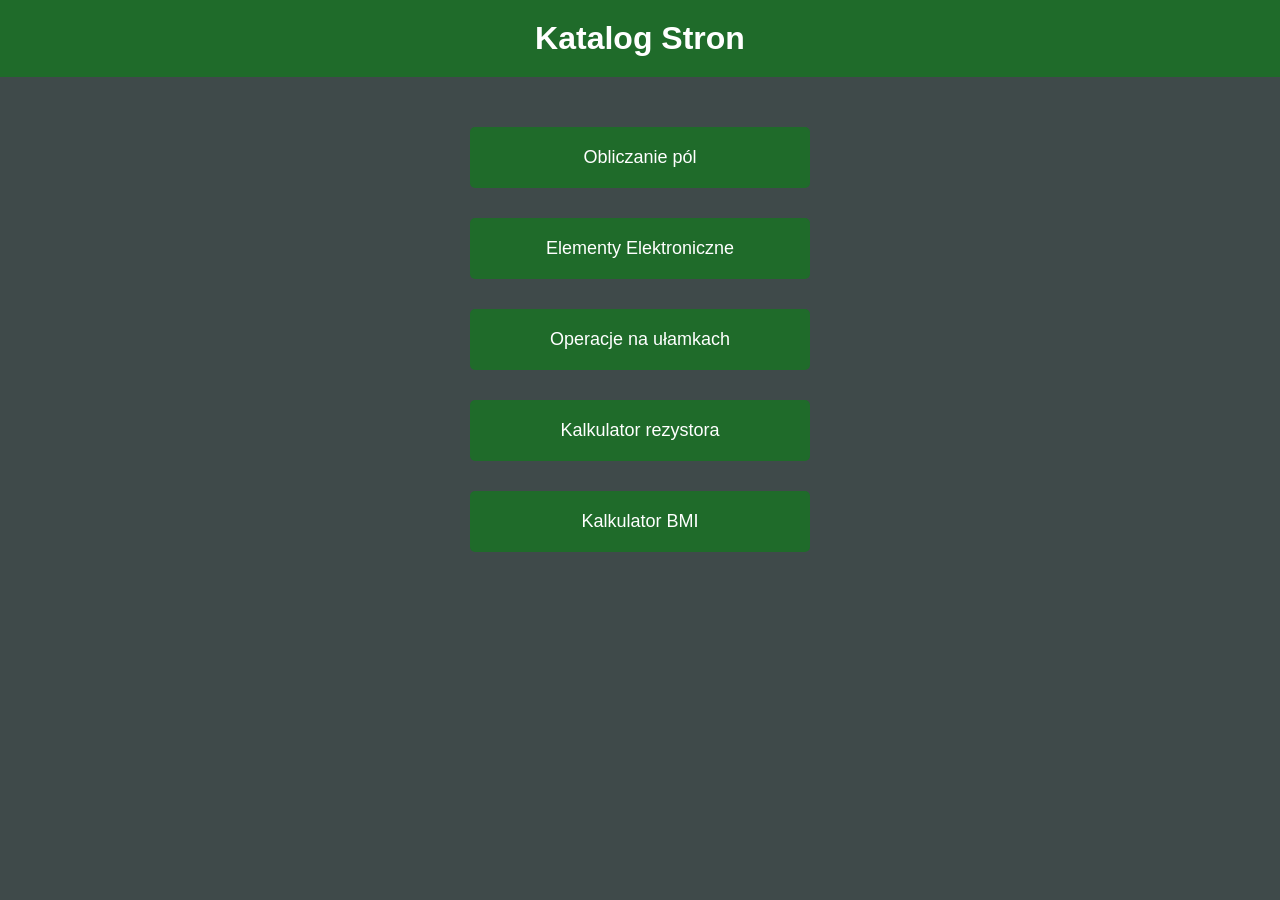
<file: index.html>
<!DOCTYPE html>
<html lang="pl">
<head>
    <meta charset="UTF-8">
    <title>Katalog stron</title>
    <style>
        body {
            margin: 0;
            font-family: Arial, sans-serif;
            background-color: #3f4a4a;
            text-align: center;
        }

        h1 {
            background-color: #1f6b2a;
            color: white;
            padding: 20px;
            margin: 0;
        }

        .container {
            margin-top: 50px;
        }

        .card {
            display: block;
            width: 300px;
            margin: 30px auto;
            padding: 20px;
            background-color: #1f6b2a;
            color: white;
            text-decoration: none;
            font-size: 18px;
            border-radius: 5px;
            transition: 0.3s;
        }

        .card:hover {
            background-color: #2e8b3c;
            transform: scale(1.05);
        }
    </style>
</head>
<body>

<h1>Katalog Stron</h1>

<div class="container">

    <!-- osobne repo -->
    <a href="https://cocosek.github.io/kalkulator-figur/" class="card">
        Obliczanie pól
    </a>

    <!-- plik w TYM SAMYM repo -->
    <a href="elementy.html" class="card">
        Elementy Elektroniczne
    </a>
    <a href="ulamek.html" class="card">
        Operacje na ułamkach</button>
    </a>
    <a href="rezystory.html" class="card">
        Kalkulator rezystora</button>
</a>
    <a href="bmi.html" class="card">
        Kalkulator BMI</button>
</a>

</div>


</body>
</html>
</file>
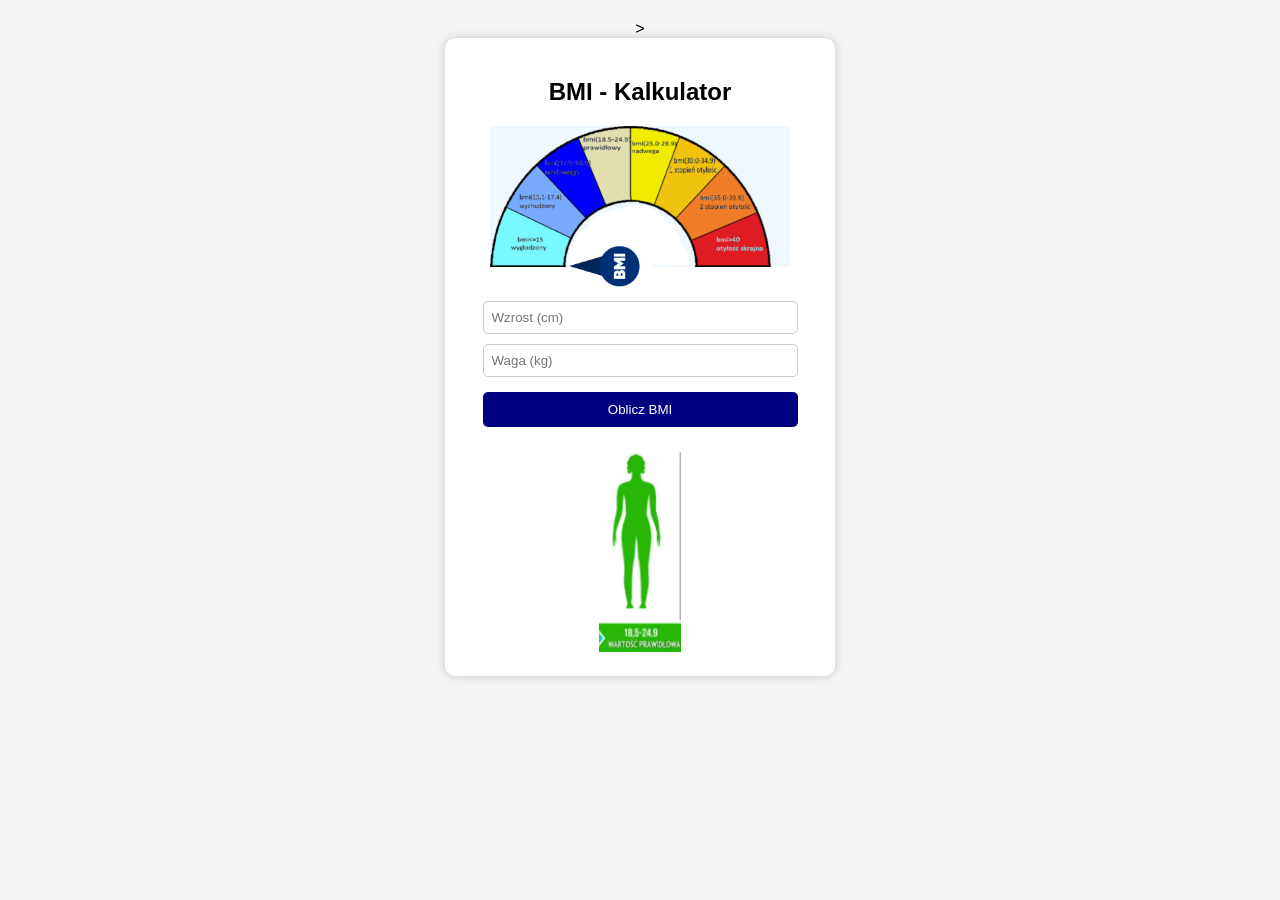
<file: bmi.html>
<!DOCTYPE html>
<html>
<head>
    <meta charset="UTF-8""")/>>
    <title>BMI - Kalkulator</title>
    <style>
        body {
            font-family: Arial, sans-serif;
            text-align: center;
            background: #f5f5f5;
            margin: 0;
            padding: 20px;
        }

        #container {
            width: 350px;
            margin: auto;
            background: white;
            padding: 20px;
            border-radius: 10px;
            box-shadow: 0 0 10px rgba(0,0,0,0.2);
        }

        .kontener-obrazow {
            position: relative;
            margin: 20px 0;
            height: 150px;
        }

        .obraz-bazowy {
            width: 100%;
            max-width: 300px;
        }

        #strzalka {
            position: absolute;
            bottom: 10px;
            left: 50%;
            width: 40px;
            transform-origin: bottom center;
            transition: transform 1s;
            transform: translateX(-50%) rotate(-90deg);
        }

        .formularz input {
            margin: 5px 0;
            padding: 8px;
            width: 90%;
            border: 1px solid #ccc;
            border-radius: 5px;
            box-sizing: border-box;
        }

        button {
            margin-top: 10px;
            padding: 10px 15px;
            background: navy;
            color: white;
            border: none;
            border-radius: 5px;
            cursor: pointer;
            width: 90%;
        }

        #bmi, #opis {
            margin: 10px 0;
            font-weight: bold;
        }

        .wynik img {
            margin-top: 15px;
            height: 200px;
        }
    </style>
    <script>
        function oblicz() {
            let wzrost = parseFloat(document.getElementById("wzrost").value);
            let waga = parseFloat(document.getElementById("waga").value);
            let bmiText = document.getElementById("bmi");
            let opisText = document.getElementById("opis");
            let figura = document.getElementById("figura");
            let strzalka = document.getElementById("strzalka");

            if (!wzrost || !waga || wzrost <= 0 || waga <= 0) {
                alert("Proszę wprowadzić poprawne wartości.");
                return;
            }

            let wzrostM = wzrost / 100;
            let bmi = waga / (wzrostM * wzrostM);
            bmi = Math.round(bmi * 10) / 10;

            bmiText.textContent = "Twoje BMI: " + bmi;

            let opis = "";
            let obraz = "";
            let kat = 0;

            if (bmi <= 15) {
                opis = "wygłodzony";
                obraz = "niedowaga.png"; // Zmienione na obrazek niedowagi
                kat = -78;
            } else if (bmi <= 17.4) {
                opis = "wychudzony";
                obraz = "niedowaga.png"; // Zmienione na obrazek niedowagi
                kat = -56;
            } else if (bmi <= 18.5) {
                opis = "niedowagę";
                obraz = "niedowaga.png"; // Zmienione na obrazek niedowagi
                kat = -34;
            } else if (bmi <= 24.9) {
                opis = "prawidłowy";
                obraz = "prawidlowa.png";
                kat = -12;
            } else if (bmi <= 29.9) {
                opis = "nadwagę";
                obraz = "nadwaga.png";
                kat = 12;
            } else if (bmi <= 34.9) {
                opis = "1 stopień otyłości";
                obraz = "otylosc.png";
                kat = 34;
            } else if (bmi <= 39.9) {
                opis = "2 stopień otyłości";
                obraz = "otylosc.png";
                kat = 56;
            } else {
                opis = "otyłość skrajną";
                obraz = "otylosc_skrajna.png";
                kat = 78;
            }

            opisText.textContent = "Pacjent ma " + opis + " wskaźnik masy ciała";
            figura.src = obraz;
            strzalka.style.transform = "translateX(-50%) rotate(" + kat + "deg)";
        }
    </script>
</head>
<body>
    <div id="container"> 
        <h2>BMI - Kalkulator</h2>

        <div class="kontener-obrazow">
            <img src="custom bmi.png" class="obraz-bazowy" alt="Skala BMI">
            <img src="strzalka.png" id="strzalka" alt="Strzałka">
        </div>

        <div class="formularz">
            <input type="number" id="wzrost" placeholder="Wzrost (cm)">
            <input type="number" id="waga" placeholder="Waga (kg)">
            <button onclick="oblicz()">Oblicz BMI</button>
        </div>

        <p id="bmi"></p>
        <p id="opis"></p>

        <div class="wynik">
            <img id="figura" src="prawidlowa.png" alt="Figura BMI">
        </div>
    </div>
</body>
</html>
</file>
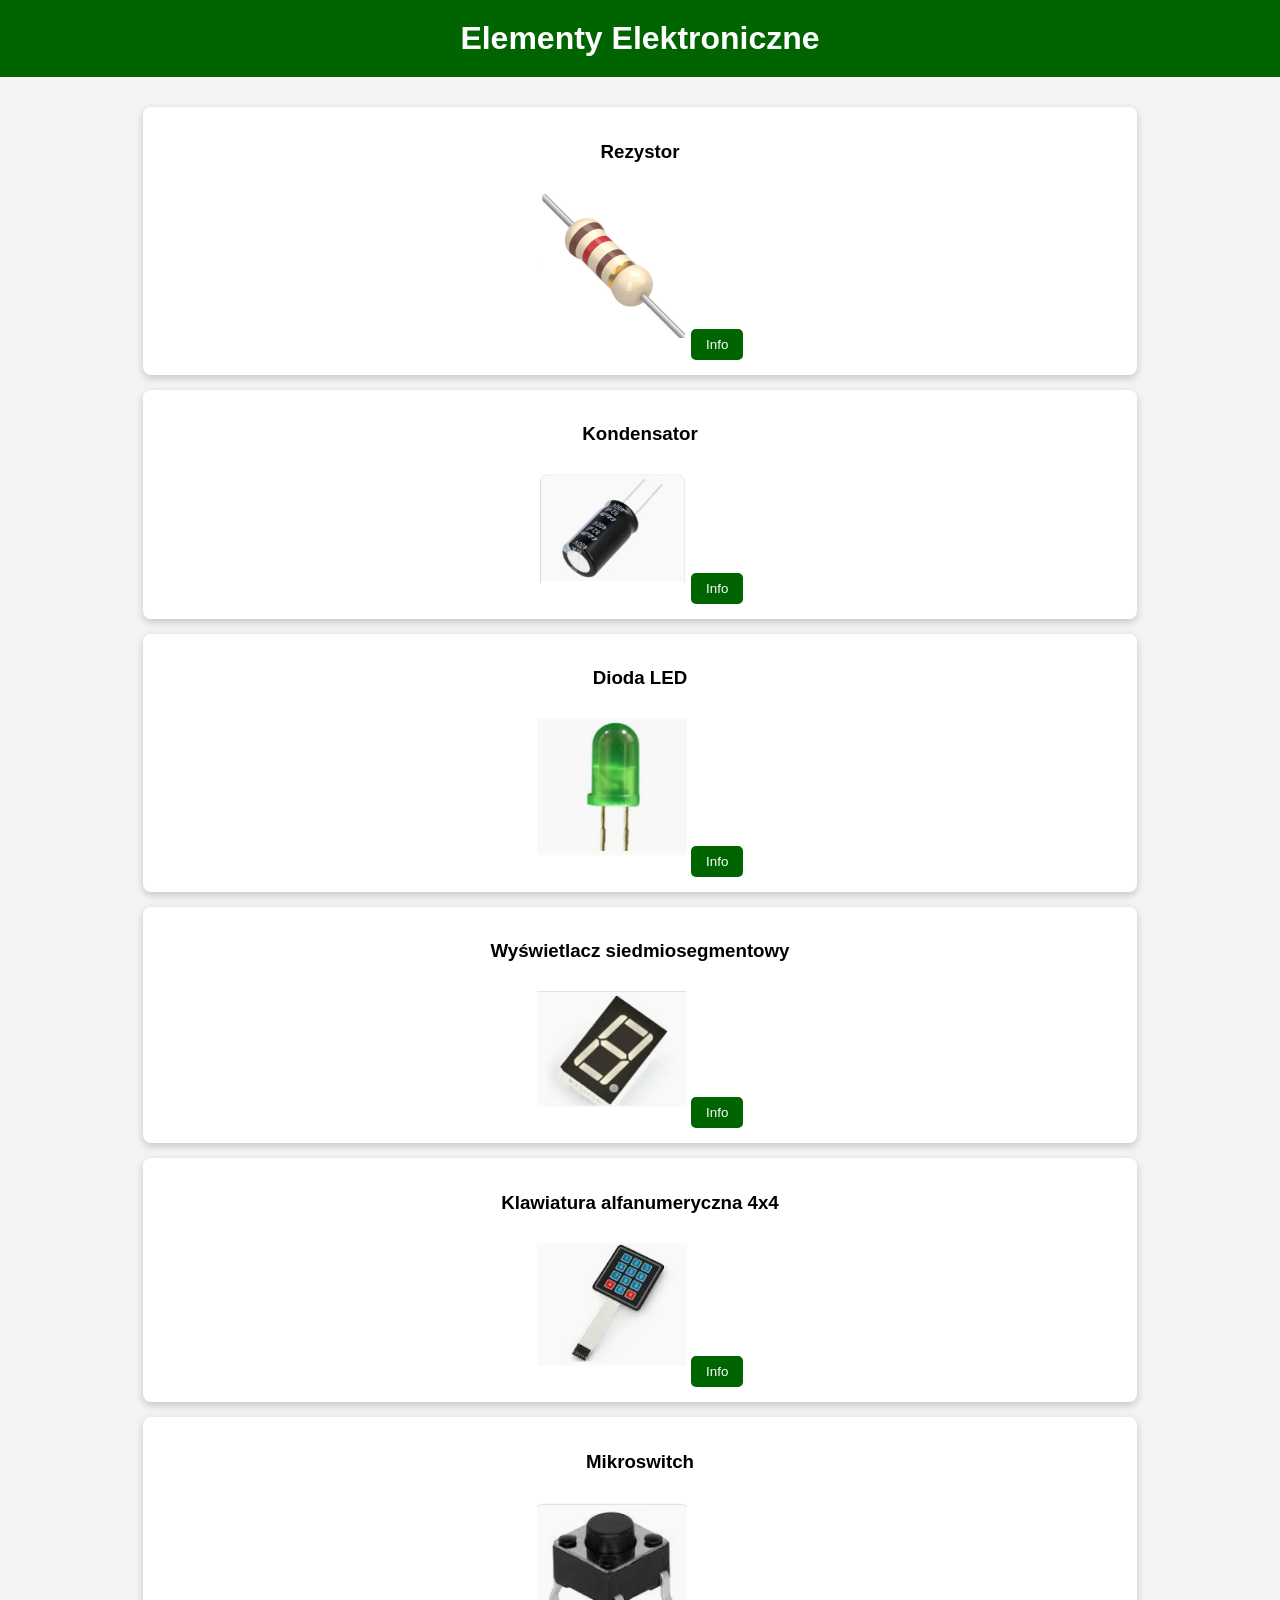
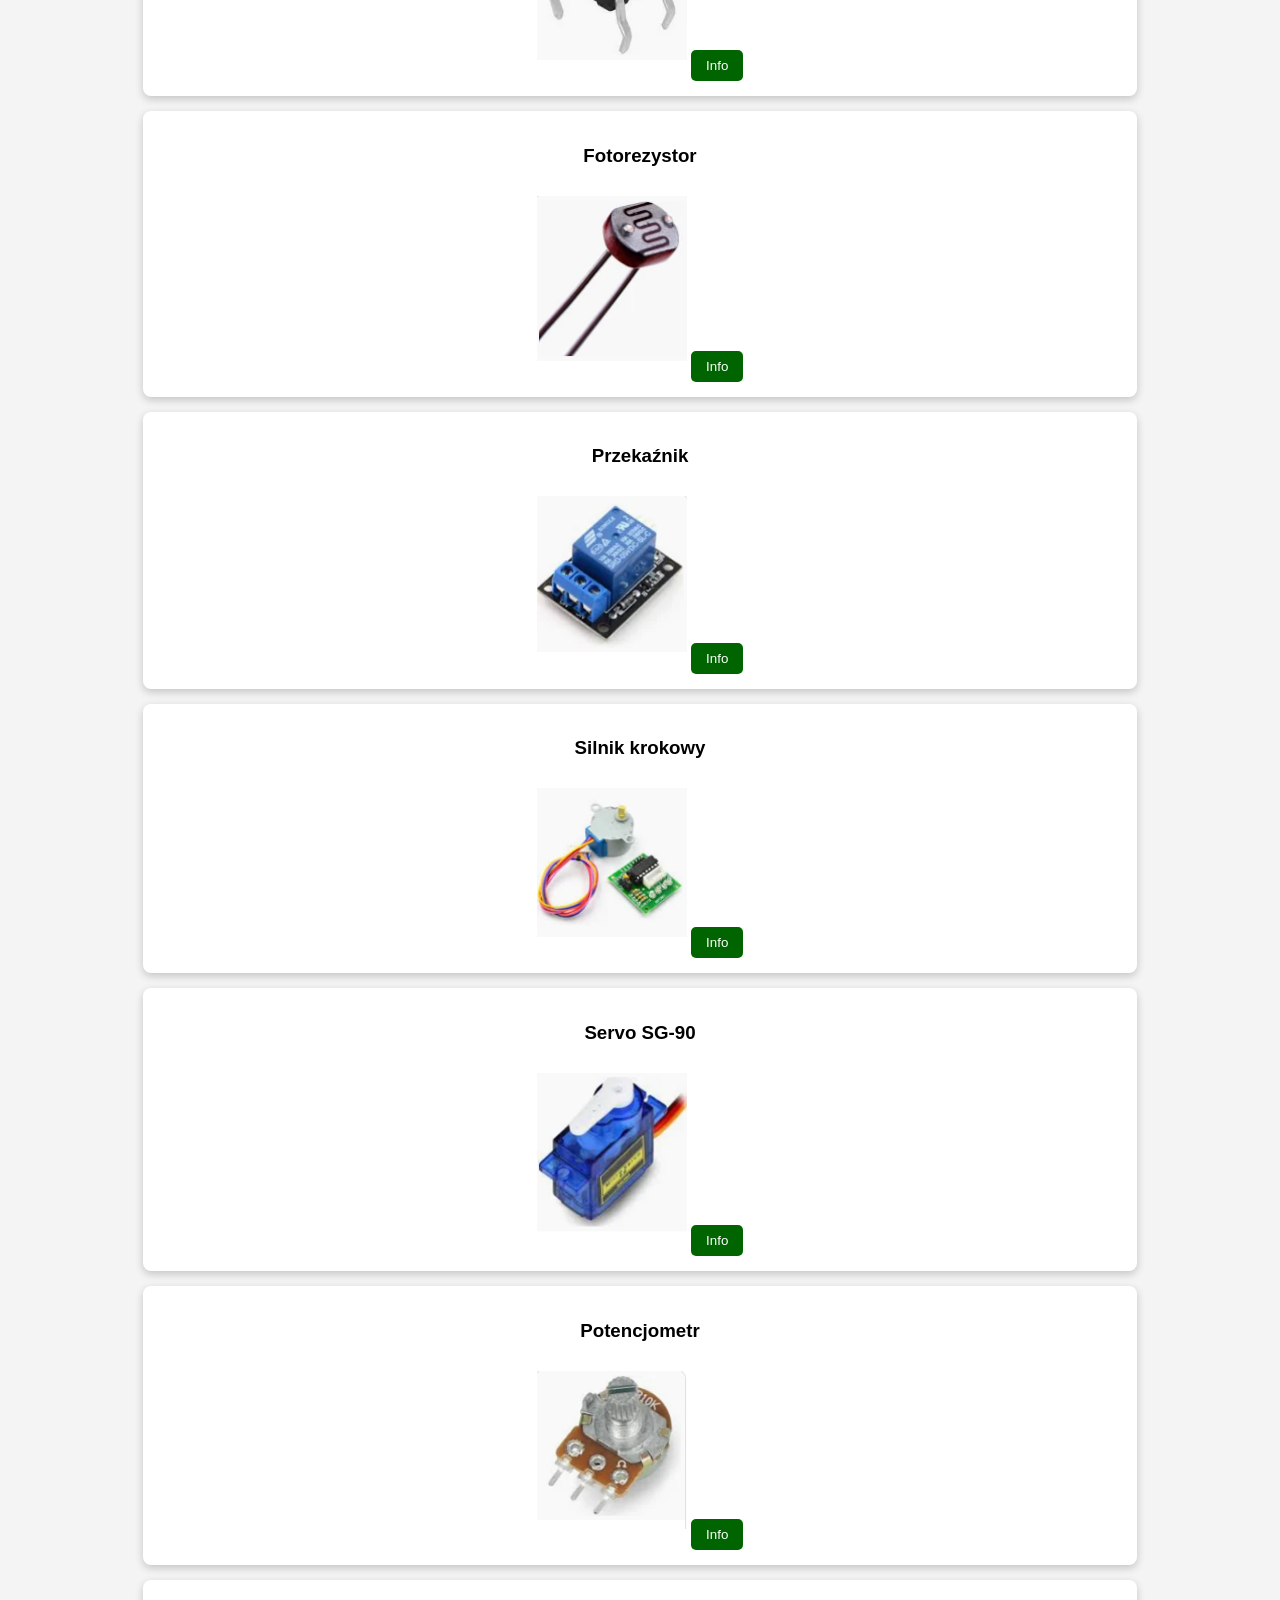
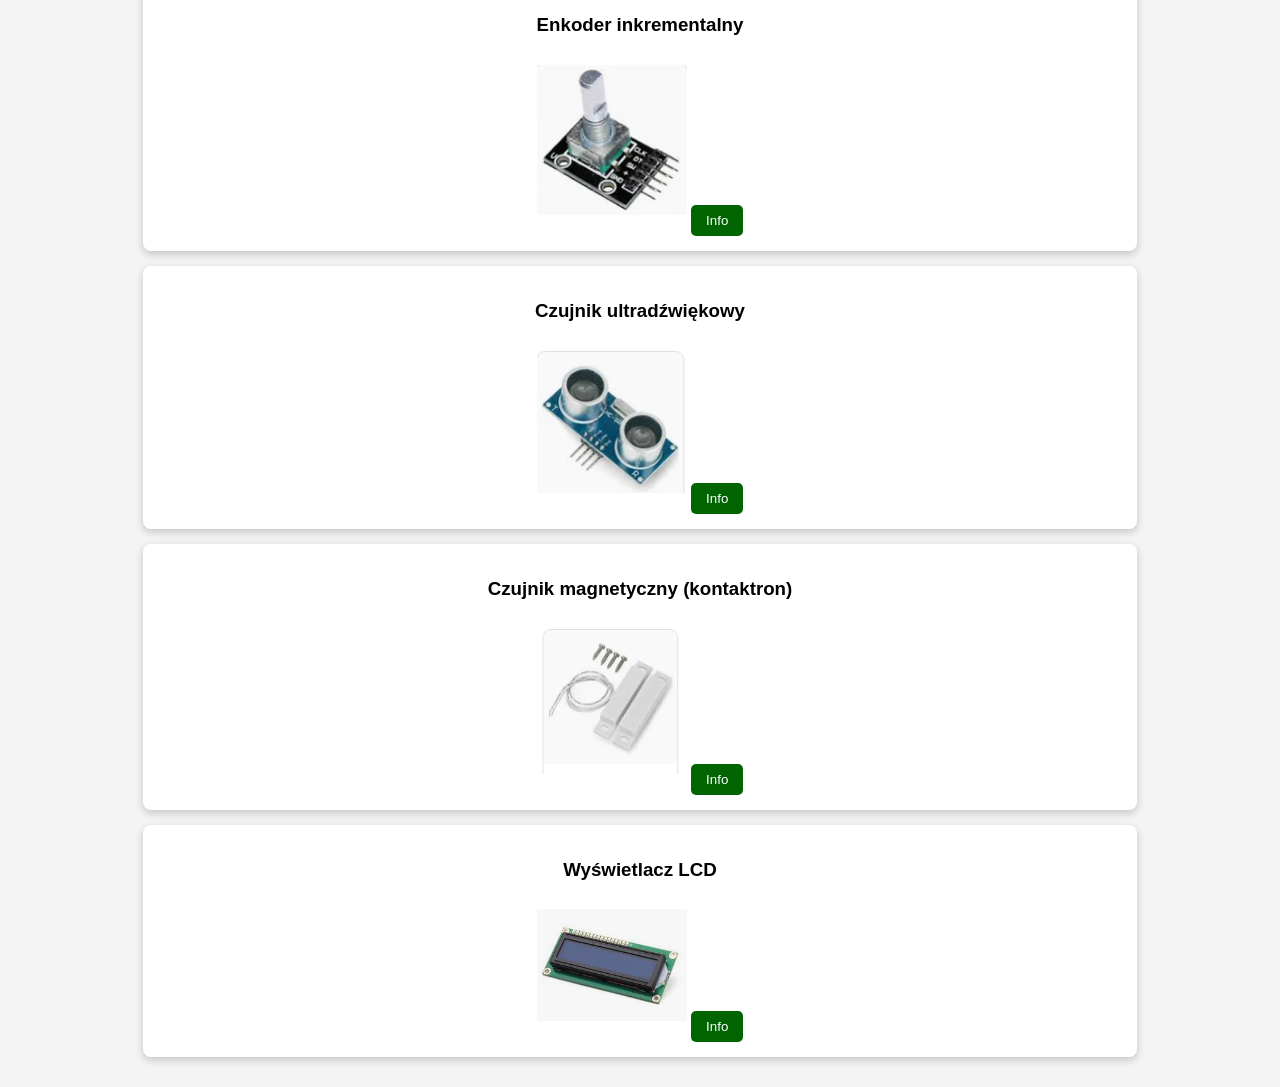
<file: elementy.html>
<!DOCTYPE html>
<html lang="pl">
<head>
<meta charset="UTF-8">
<title>Elementy Elektroniczne</title>

<style>
body {
    font-family: Arial, sans-serif;
    margin: 0;
    background-color: #f4f4f4;
    text-align: center;
}

h1 {
    background-color: darkgreen;
    color: white;
    padding: 20px;
    margin: 0;
}

.container {
    width: 80%;
    margin: 30px auto;
}

.element {
    background: white;
    margin: 15px;
    padding: 15px;
    border-radius: 8px;
    box-shadow: 0 3px 8px rgba(0,0,0,0.2);
}

.element img {
    width: 150px;
    margin-top: 10px;
    margin-bottom: 10px;
}

button {
    margin-top: 10px;
    padding: 8px 15px;
    background-color: darkgreen;
    color: white;
    border: none;
    border-radius: 5px;
    cursor: pointer;
}

button:hover {
    background-color: green;
}

.info {
    display: none;
    margin-top: 10px;
    color: #333;
}
</style>

<script>
function pokazInfo(id) {
    var element = document.getElementById(id);
    if (element.style.display === "none") {
        element.style.display = "block";
    } else {
        element.style.display = "none";
    }
}
</script>

</head>
<body>

<h1>Elementy Elektroniczne</h1>

<div class="container">

<div class="element">
<h3>Rezystor</h3>
<img src="rezystorfoto.png" alt="Rezystor">
<button onclick="pokazInfo('r1')">Info</button>
<p id="r1" class="info">
Rezystor to element elektroniczny, który ogranicza przepływ prądu w obwodzie.
</p>
</div>

<div class="element">
<h3>Kondensator</h3>
<img src="kondensator.png" alt="Kondensator">
<button onclick="pokazInfo('r2')">Info</button>
<p id="r2" class="info">
Kondensator magazynuje energię elektryczną.
</p>
</div>

<div class="element">
<h3>Dioda LED</h3>
<img src="led.png" alt="LED">
<button onclick="pokazInfo('r3')">Info</button>
<p id="r3" class="info">
Dioda LED emituje światło, gdy przepływa przez nią prąd.
</p>
</div>

<div class="element">
<h3>Wyświetlacz siedmiosegmentowy</h3>
<img src="7segment.png" alt="7segment">
<button onclick="pokazInfo('r4')">Info</button>
<p id="r4" class="info">
Wyświetlacz siedmiosegmentowy służy do wyświetlania cyfr.
</p>
</div>

<div class="element">
<h3>Klawiatura alfanumeryczna 4x4</h3>
<img src="4x4klaw.png" alt="Klawiatura">
<button onclick="pokazInfo('r5')">Info</button>
<p id="r5" class="info">
Klawiatura 4x4 pozwala wprowadzać cyfry i znaki.
</p>
</div>

<div class="element">
<h3>Mikroswitch</h3>
<img src="swtch.png" alt="Switch">
<button onclick="pokazInfo('r6')">Info</button>
<p id="r6" class="info">
Mikroswitch to mały przełącznik reagujący na naciśnięcie.
</p>
</div>

<div class="element">
<h3>Fotorezystor</h3>
<img src="fotorez.png" alt="Fotorezystor">
<button onclick="pokazInfo('r7')">Info</button>
<p id="r7" class="info">
Fotorezystor zmienia rezystancję zależnie od światła.
</p>
</div>

<div class="element">
<h3>Przekaźnik</h3>
<img src="relay.png" alt="Przekaźnik">
<button onclick="pokazInfo('r8')">Info</button>
<p id="r8" class="info">
Przekaźnik to przełącznik sterowany elektrycznie.
</p>
</div>

<div class="element">
<h3>Silnik krokowy</h3>
<img src="step motor.png" alt="Silnik krokowy">
<button onclick="pokazInfo('r9')">Info</button>
<p id="r9" class="info">
Silnik krokowy obraca się o określony kąt.
</p>
</div>

<div class="element">
<h3>Servo SG-90</h3>
<img src="serwo90.png" alt="Serwo">
<button onclick="pokazInfo('r10')">Info</button>
<p id="r10" class="info">
Serwo SG-90 to mały silnik z kontrolą kąta.
</p>
</div>

<div class="element">
<h3>Potencjometr</h3>
<img src="potencjometr.png" alt="Potencjometr">
<button onclick="pokazInfo('r11')">Info</button>
<p id="r11" class="info">
Potencjometr pozwala regulować opór.
</p>
</div>

<div class="element">
<h3>Enkoder inkrementalny</h3>
<img src="enkoder inkreme.png" alt="Enkoder">
<button onclick="pokazInfo('r12')">Info</button>
<p id="r12" class="info">
Enkoder wykrywa obrót i kierunek ruchu.
</p>
</div>

<div class="element">
<h3>Czujnik ultradźwiękowy</h3>
<img src="ultraczuj.png" alt="Ultradźwiękowy">
<button onclick="pokazInfo('r13')">Info</button>
<p id="r13" class="info">
Czujnik ultradźwiękowy mierzy odległość.
</p>
</div>

<div class="element">
<h3>Czujnik magnetyczny (kontaktron)</h3>
<img src="czujniki magnet.png" alt="Kontaktron">
<button onclick="pokazInfo('r14')">Info</button>
<p id="r14" class="info">
Kontaktron reaguje na pole magnetyczne.
</p>
</div>

<div class="element">
<h3>Wyświetlacz LCD</h3>
<img src="lcd.png" alt="LCD">
<button onclick="pokazInfo('r15')">Info</button>
<p id="r15" class="info">
Wyświetlacz LCD pokazuje tekst lub liczby.
</p>
</div>

</div>

</body>
</html>
</file>
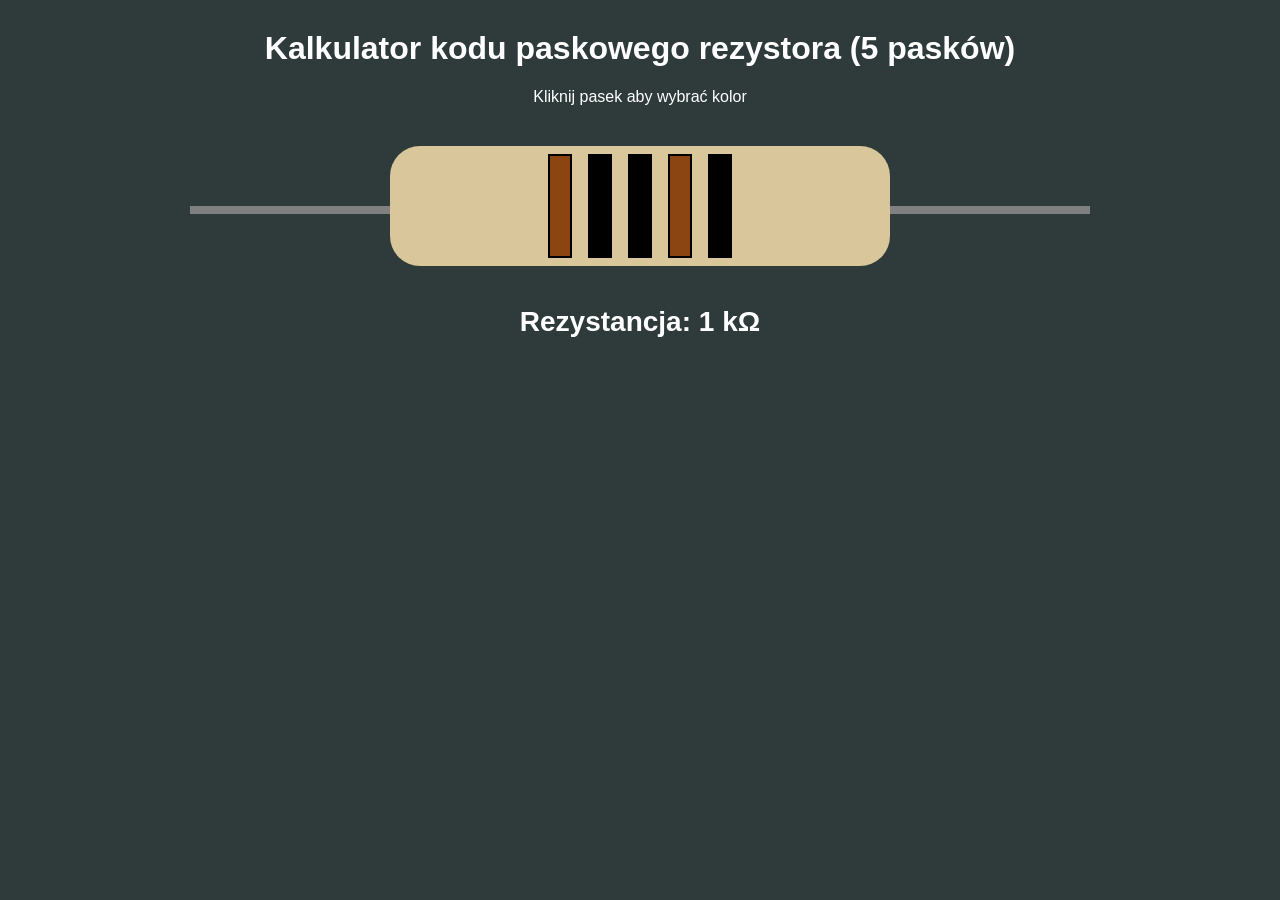
<file: rezystor5.html>
<!DOCTYPE html>
<html lang="pl">
<head>
<meta charset="UTF-8">
<meta name="viewport" content="width=device-width, initial-scale=1.0">
<title>Kalkulator rezystora (5 pasków)</title>

<style>

body {
  font-family: Arial, sans-serif;
  background: #2f3b3b;
  color: white;
  text-align: center;
}

h1 { margin-top: 30px; }

.resistor {
  width: 500px;
  height: 120px;
  background: #d9c69a;
  border-radius: 30px;
  margin: 40px auto;
  position: relative;
  display: flex;
  align-items: center;
  justify-content: center;
}

.wire {
  width: 200px;
  height: 8px;
  background: gray;
  position: absolute;
  top: 50%;
}

.wire.left { left: -200px; }
.wire.right { right: -200px; }

.band {
  width: 20px;
  height: 100px;
  margin: 0 8px;
  cursor: pointer;
  border: 2px solid black; /* poprawka dla białego */
}

.dropdown {
  position: absolute;
  background: white;
  border: 1px solid #ccc;
  display: none;
  flex-direction: column;
  z-index: 10;
  color:black;
}

.dropdown div {
  padding: 5px 10px;
  cursor: pointer;
}

.dropdown div:hover {
  background: #eee;
}

.result {
  font-size: 28px;
  font-weight: bold;
  margin-top: 20px;
}

</style>
</head>

<body>

<h1>Kalkulator kodu paskowego rezystora (5 pasków)</h1>
<p>Kliknij pasek aby wybrać kolor</p>

<div class="resistor">
  <div class="wire left"></div>

  <div class="band" data-index="0"></div>
  <div class="band" data-index="1"></div>
  <div class="band" data-index="2"></div>
  <div class="band" data-index="3"></div>
  <div class="band" data-index="4"></div>

  <div class="wire right"></div>
</div>

<div class="dropdown" id="dropdown"></div>

<div class="result" id="result">Rezystancja: 0 Ω</div>

<script>

// poprawione kolory
const colors = [
  {name:'czarny', value:0, color:'#000000'},
  {name:'brązowy', value:1, color:'#8B4513'},
  {name:'czerwony', value:2, color:'#FF0000'},
  {name:'pomarańczowy', value:3, color:'#FF8C00'},
  {name:'żółty', value:4, color:'#FFD700'},
  {name:'zielony', value:5, color:'#008000'},
  {name:'niebieski', value:6, color:'#0000FF'},
  {name:'fioletowy', value:7, color:'#800080'},
  {name:'szary', value:8, color:'#808080'},
  {name:'biały', value:9, color:'#FFFFFF'}
];

let bands = [1,0,0,1,0];

const bandElements = document.querySelectorAll('.band');
const dropdown = document.getElementById('dropdown');

function render() {
  bandElements.forEach((el, i) => {
    const colorObj = colors.find(c => c.value === bands[i]);
    el.style.background = colorObj.color;
  });

  let value = (bands[0]*100 + bands[1]*10 + bands[2]) * Math.pow(10, bands[3]);

  let display;

  if(value >= 1000000){
    display = (value/1000000) + " MΩ";
  }
  else if(value >= 1000){
    display = (value/1000) + " kΩ";
  }
  else{
    display = value + " Ω";
  }

  document.getElementById('result').innerText = "Rezystancja: " + display;
}

bandElements.forEach(el => {
  el.addEventListener('click', (e) => {
    const index = parseInt(el.dataset.index);
    showDropdown(e.target, index);
  });
});

function showDropdown(target, index) {
  dropdown.innerHTML = '';

  colors.forEach(c => {
    const item = document.createElement('div');
    item.textContent = c.name;

    item.onclick = () => {
      bands[index] = c.value;
      dropdown.style.display = 'none';
      render();
    };

    dropdown.appendChild(item);
  });

  const rect = target.getBoundingClientRect();
  dropdown.style.left = rect.left + 'px';
  dropdown.style.top = (rect.bottom + window.scrollY) + 'px';
  dropdown.style.display = 'flex';
}

window.addEventListener('click', (e) => {
  if (!e.target.classList.contains('band')) {
    dropdown.style.display = 'none';
  }
});

render();

</script>

</body>
</html>
</file>
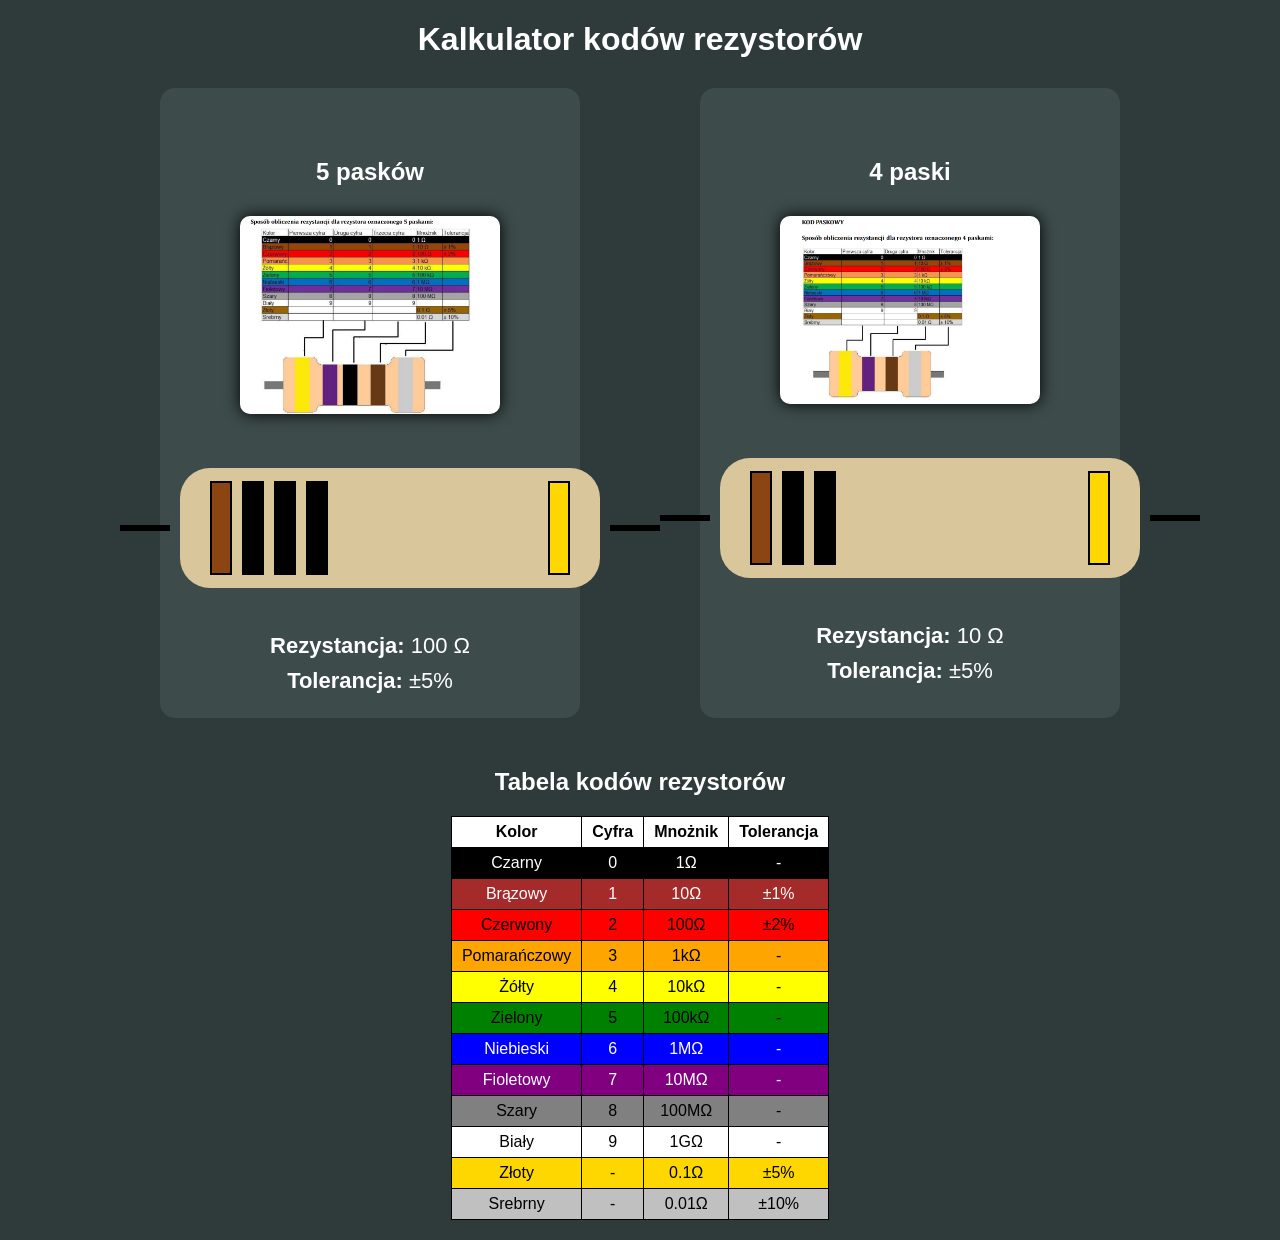
<file: rezystory.html>
<!DOCTYPE html>
<html lang="pl">
<head>
<meta charset="UTF-8">
<title>Kalkulator rezystorów</title>

<style>
body{
  background:#2f3b3b;
  color:white;
  font-family:Arial;
  text-align:center;
}

/* CONTAINER */
.container{
    display:flex;
    flex-wrap:wrap;
    justify-content:center;
    gap:120px;
    margin-top:30px;
}

/* BOX */
.box{
  background:#3d4b4b;
  padding:20px;
  border-radius:15px;
  width:380px;
}

/* OBRAZKI */
img{
  width:260px;
  margin:10px;
  border-radius:10px;
  box-shadow:0 0 15px black;
}

/* REZYSTOR */
.resistor{
    width:100%;
    max-width:360px;
    height:120px;
    background:#d9c69a;
    border-radius:30px;
    margin:40px auto;
    display:flex;
    align-items:center;
    position:relative;
    padding:0 30px;
}

/* PASKI */
.bands-left{
    display:flex;
    gap:10px;
}

/* DRUTY */
.wire{
  width:50px;
  height:6px;
  background:black;
  position:absolute;
  top:50%;
  transform:translateY(-50%);
}

.wire.left{ left:-60px; }
.wire.right{ right:-60px; }

/* PASEK */
.band{
    width:18px;
    height:90px;
    border:2px solid black;
    cursor:pointer;
}

.band.last{
    margin-left:auto;
}

/* DROPDOWN */
.dropdown{
  position:absolute;
  background:white;
  color:black;
  display:none;
  flex-direction:column;
  border:1px solid #ccc;
  z-index:10;
}

.dropdown div{
  padding:5px;
  cursor:pointer;
}
.dropdown div:hover{
  background:#eee;
}

/* WYNIK */
.result{
  font-size:22px;
  margin-top:10px;
  line-height:1.6;
}

/* TABELA */
h2{
  margin-top:50px;
}

table{
  margin:20px auto;
  border-collapse:collapse;
  background:white;
  color:black;
}

table td, table th{
  border:1px solid black;
  padding:6px 10px;
}
</style>
</head>

<body>

<h1>Kalkulator kodów rezystorów</h1>

<div class="container">

<!-- ===== 5 PASKÓW ===== -->
<div class="box">
<h2>5 pasków</h2>

<img src="rezystor5paskow.png">

<div class="resistor" id="res5">
  <div class="wire left"></div>

  <div class="bands-left">
    <div class="band" data-i="0"></div>
    <div class="band" data-i="1"></div>
    <div class="band" data-i="2"></div>
    <div class="band" data-i="3"></div>
  </div>

  <div class="band last" data-i="4"></div>

  <div class="wire right"></div>
</div>

<div class="result" id="res5out"></div>
</div>

<!-- ===== 4 PASKI ===== -->
<div class="box">
<h2>4 paski</h2>

<img src="rezystor4paski.png">

<div class="resistor" id="res4">
  <div class="wire left"></div>

  <div class="bands-left">
    <div class="band" data-i="0"></div>
    <div class="band" data-i="1"></div>
    <div class="band" data-i="2"></div>
  </div>

  <div class="band last" data-i="3"></div>

  <div class="wire right"></div>
</div>

<div class="result" id="res4out"></div>
</div>

</div>

<div class="dropdown" id="dropdown"></div>

<script>

const digits = [
  {n:'czarny',v:0,c:'#000'},
  {n:'brązowy',v:1,c:'#8B4513'},
  {n:'czerwony',v:2,c:'red'},
  {n:'pomarańczowy',v:3,c:'orange'},
  {n:'żółty',v:4,c:'yellow'},
  {n:'zielony',v:5,c:'green'},
  {n:'niebieski',v:6,c:'blue'},
  {n:'fioletowy',v:7,c:'purple'},
  {n:'szary',v:8,c:'gray'},
  {n:'biały',v:9,c:'white'}
];

const mult = [
  {n:'czarny',v:1,c:'#000'},
  {n:'brązowy',v:10,c:'#8B4513'},
  {n:'czerwony',v:100,c:'red'},
  {n:'pomarańczowy',v:1000,c:'orange'},
  {n:'żółty',v:10000,c:'yellow'},
  {n:'zielony',v:100000,c:'green'},
  {n:'niebieski',v:1000000,c:'blue'}
];

const tol = [
  {n:'brązowy',v:1,c:'#8B4513'},
  {n:'czerwony',v:2,c:'red'},
  {n:'złoty',v:5,c:'gold'},
  {n:'srebrny',v:10,c:'silver'}
];

let b5=[1,0,0,1,5];
let b4=[1,0,1,5];

const r5=document.querySelectorAll('#res5 .band');
const r4=document.querySelectorAll('#res4 .band');
const dropdown=document.getElementById('dropdown');

function format(val){
  if(val >= 1000000){
    return (val/1000000).toString().replace('.',',') + " MΩ";
  }
  else if(val >= 1000){
    return (val/1000).toString().replace('.',',') + " kΩ";
  }
  else{
    return val + " Ω";
  }
}

function draw5(){
  r5.forEach((el,i)=>{
    let arr = (i<3)?digits:(i==3?mult:tol);
    el.style.background = arr.find(x=>x.v===b5[i]).c;
  });

  let val=(b5[0]*100+b5[1]*10+b5[2])*b5[3];

  document.getElementById('res5out').innerHTML =
    `<b>Rezystancja:</b> ${format(val)}<br><b>Tolerancja:</b> ±${b5[4]}%`;
}

function draw4(){
  r4.forEach((el,i)=>{
    let arr = (i<2)?digits:(i==2?mult:tol);
    el.style.background = arr.find(x=>x.v===b4[i]).c;
  });

  let val=(b4[0]*10+b4[1])*b4[2];

  document.getElementById('res4out').innerHTML =
    `<b>Rezystancja:</b> ${format(val)}<br><b>Tolerancja:</b> ±${b4[3]}%`;
}

function openMenu(target,index,type){
  dropdown.innerHTML="";

  let arr;
  if(type=="5") arr=(index<3)?digits:(index==3?mult:tol);
  else arr=(index<2)?digits:(index==2?mult:tol);

  arr.forEach(c=>{
    let d=document.createElement("div");
    d.innerText=c.n;

    d.onclick=()=>{
      if(type=="5"){ b5[index]=c.v; draw5(); }
      else{ b4[index]=c.v; draw4(); }
      dropdown.style.display="none";
    };

    dropdown.appendChild(d);
  });

  let r=target.getBoundingClientRect();
  dropdown.style.left=r.left+"px";
  dropdown.style.top=(r.bottom+window.scrollY)+"px";
  dropdown.style.display="flex";
}

r5.forEach(el=>{
  el.onclick=e=>openMenu(e.target,el.dataset.i,"5");
});
r4.forEach(el=>{
  el.onclick=e=>openMenu(e.target,el.dataset.i,"4");
});

window.onclick=e=>{
  if(!e.target.classList.contains("band"))
    dropdown.style.display="none";
};

draw5();
draw4();

</script>

<!-- ===== TABELA ===== -->

<h2>Tabela kodów rezystorów</h2>

<table>
<tr>
<th>Kolor</th><th>Cyfra</th><th>Mnożnik</th><th>Tolerancja</th>
</tr>

<tr style="background:black;color:white;"><td>Czarny</td><td>0</td><td>1Ω</td><td>-</td></tr>
<tr style="background:brown;color:white;"><td>Brązowy</td><td>1</td><td>10Ω</td><td>±1%</td></tr>
<tr style="background:red;"><td>Czerwony</td><td>2</td><td>100Ω</td><td>±2%</td></tr>
<tr style="background:orange;"><td>Pomarańczowy</td><td>3</td><td>1kΩ</td><td>-</td></tr>
<tr style="background:yellow;"><td>Żółty</td><td>4</td><td>10kΩ</td><td>-</td></tr>
<tr style="background:green;"><td>Zielony</td><td>5</td><td>100kΩ</td><td>-</td></tr>
<tr style="background:blue;color:white;"><td>Niebieski</td><td>6</td><td>1MΩ</td><td>-</td></tr>
<tr style="background:purple;color:white;"><td>Fioletowy</td><td>7</td><td>10MΩ</td><td>-</td></tr>
<tr style="background:gray;"><td>Szary</td><td>8</td><td>100MΩ</td><td>-</td></tr>
<tr style="background:white;"><td>Biały</td><td>9</td><td>1GΩ</td><td>-</td></tr>
<tr style="background:gold;"><td>Złoty</td><td>-</td><td>0.1Ω</td><td>±5%</td></tr>
<tr style="background:silver;"><td>Srebrny</td><td>-</td><td>0.01Ω</td><td>±10%</td></tr>
</table>

</body>
</html>
</file>
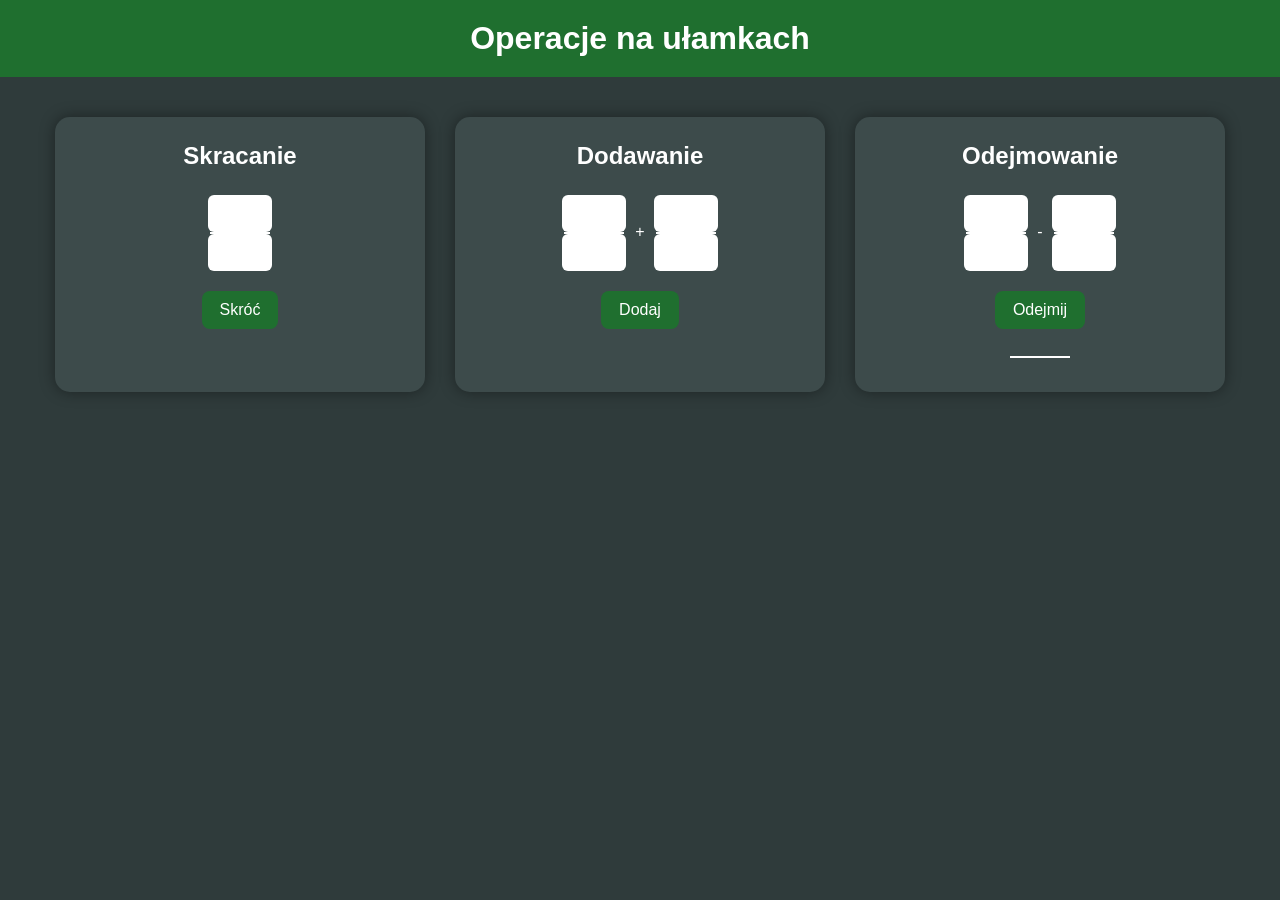
<file: ulamek.html>
<!DOCTYPE html>
<html lang="pl">
<head>
<meta charset="UTF-8">
<title>Operacje na ułamkach</title>

<style>

body{
    margin:0;
    font-family:Arial, sans-serif;
    background:#2f3b3b;
    color:white;
    text-align:center;
}

header{
    background:#1f6f2f;
    padding:20px;
    font-size:32px;
    font-weight:bold;
}

.container{
    display:flex;
    flex-wrap:wrap;
    justify-content:center;
    gap:30px;
    padding:40px 20px;
}

.box{
    background:#3d4b4b;
    padding:25px;
    border-radius:15px;
    width:320px;
    box-shadow:0 0 15px rgba(0,0,0,0.4);
}

h2{
    margin-top:0;
}

input{
    width:60px;
    height:35px;
    text-align:center;
    font-size:18px;
    border-radius:6px;
    border:none;
}

button{
    margin-top:15px;
    padding:10px 18px;
    font-size:16px;
    background:#1f6f2f;
    color:white;
    border:none;
    border-radius:8px;
    cursor:pointer;
    transition:0.2s;
}

button:hover{
    background:#24943c;
    transform:scale(1.05);
}

.fraction{
    display:inline-block;
    text-align:center;
    margin:5px;
    vertical-align:middle;
}
.fraction span{
    display:block;
}

.line{
    border-top:2px solid white;
    width:60px;
    margin:auto;
}

.result{
    margin-top:15px;
    font-size:20px;
    font-weight:bold;
}

@media(max-width:700px){
    .container{
        flex-direction:column;
        align-items:center;
    }
}

</style>
</head>
<body>

<header>Operacje na ułamkach</header>

<div class="container">

<!-- SKRACANIE -->
<div class="box">
<h2>Skracanie</h2>

<div class="fraction">
<input id="num1"><span class="line"></span>
<input id="den1">
</div>

<br>

<button onclick="skroc()">Skróć</button>

<div class="result" id="wynikSkroc"></div>

</div>

<!-- DODAWANIE -->
<div class="box">
<h2>Dodawanie</h2>

<div class="fraction">
<input id="a"><span class="line"></span>
<input id="b">
</div>

+

<div class="fraction">
<input id="c"><span class="line"></span>
<input id="d">
</div>

<br>

<button onclick="dodaj()">Dodaj</button>

<div class="result" id="wynikDodaj"></div>

</div>

<!-- ODEJMOWANIE -->
<div class="box">
<h2>Odejmowanie</h2>

<div class="fraction">
<input id="e"><span class="line"></span>
<input id="f">
</div>

-

<div class="fraction">
<input id="g"><span class="line"></span>
<input id="h">
</div>

<br>

<button onclick="odejmij()">Odejmij</button>

<div class="result">
<div class="fraction">
<span id="wynikNum3"></span>
<span class="line"></span>
<span id="wynikDen3"></span>
</div>
</div>

</div>

</div>

<script>

function nwd(a,b){
    a = Math.abs(a);
    b = Math.abs(b);
    return b==0 ? a : nwd(b, a%b);
}

function sprawdzZero(den){
    if(den==0){
        alert("Nie można dzielić przez 0!");
        return true;
    }
    return false;
}

function skroc(){

    let num = parseInt(num1.value);
    let den = parseInt(den1.value);

    if(sprawdzZero(den)) return;

    let dz = nwd(num, den);

    if(dz==1){
        wynikSkroc.innerText = "Nie da się skrócić";
        return;
    }

    wynikSkroc.innerHTML =
    `<div class="fraction">
        <span>${num/dz}</span>
        <span class="line"></span>
        <span>${den/dz}</span>
    </div>`;
}

function dodaj(){

    let a1 = parseInt(a.value);
    let b1 = parseInt(b.value);
    let c1 = parseInt(c.value);
    let d1 = parseInt(d.value);

    if(sprawdzZero(b1) || sprawdzZero(d1)) return;

    let num = a1*d1 + c1*b1;
    let den = b1*d1;

    let dz = nwd(num, den);

    num/=dz;
    den/=dz;

    if(num>den){

        let calosc = Math.floor(num/den);
        let reszta = num % den;

        if(reszta==0){
            wynikDodaj.innerHTML = calosc;
        }
        else{
            wynikDodaj.innerHTML =
        `<span style="margin-right:3px;">${calosc}</span>
        <div class="fraction">
            <span>${reszta}</span>
            <span class="line"></span>
            <span>${den}</span>
        </div>`;
        }

    } else {

        wynikDodaj.innerHTML =
        `<div class="fraction">
            <span>${num}</span>
            <span class="line"></span>
            <span>${den}</span>
        </div>`;
    }

}

function odejmij(){

    let e1 = parseInt(e.value);
    let f1 = parseInt(f.value);
    let g1 = parseInt(g.value);
    let h1 = parseInt(h.value);

    if(sprawdzZero(f1) || sprawdzZero(h1)) return;

    let num = e1*h1 - g1*f1;
    let den = f1*h1;

    let dz = nwd(num, den);

    wynikNum3.innerText = num/dz;
    wynikDen3.innerText = den/dz;
}

</script>

</body>
</html>
</file>
